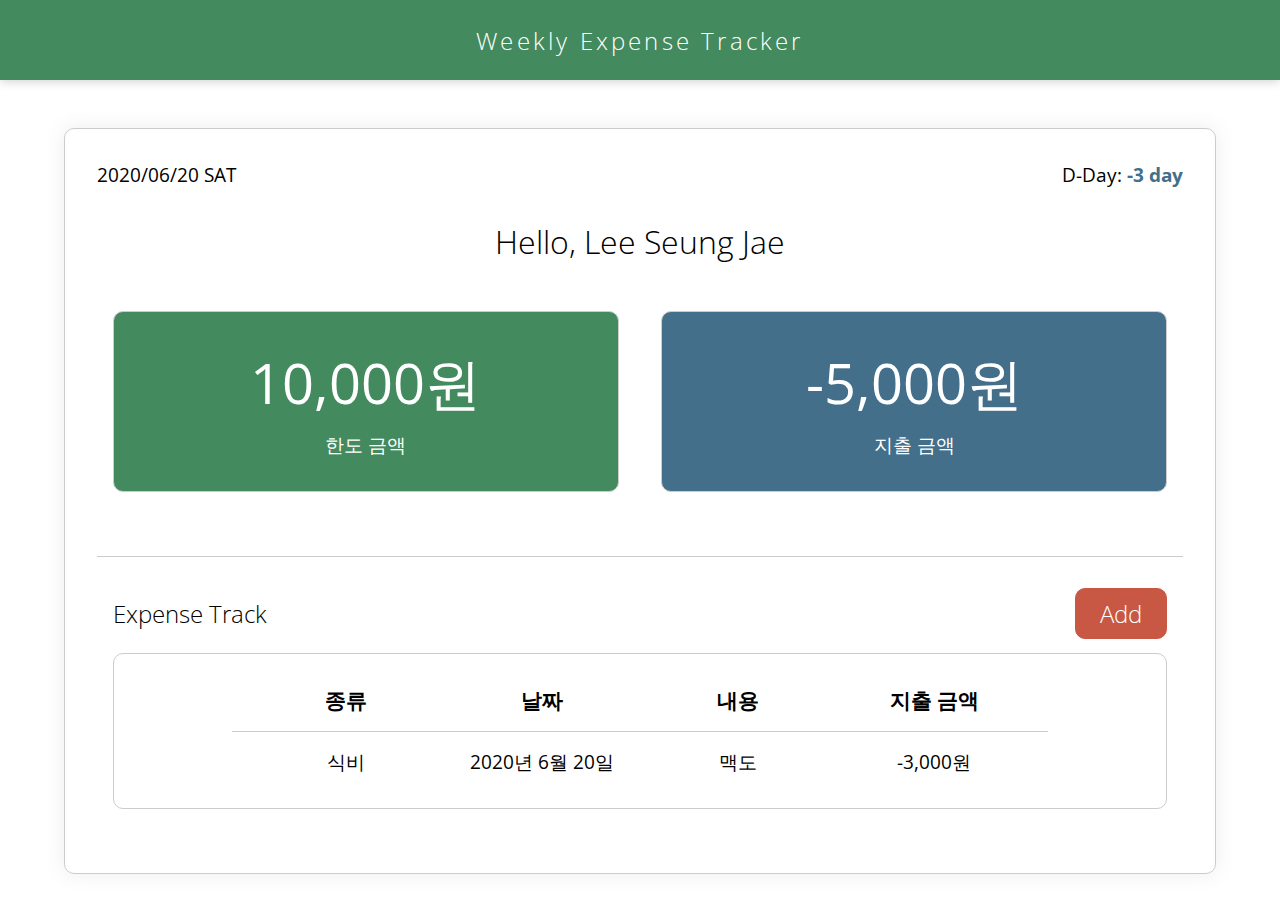
<file: App/Weekly_Expense_Tracker/index.html>
<!DOCTYPE html>
<html lang="ko">

<head>
    <meta charset="UTF-8">
    <meta name="viewport" content="width=device-width, initial-scale=1.0">
    <title>Weekly Expense Tracker</title>
    <!-- FONTS -->
    <link href="https://fonts.googleapis.com/css2?family=Open+Sans:wght@300;400;700&display=swap" rel="stylesheet">

    <!-- STYLES -->
    <link rel="stylesheet" href="assets/styles/main.css">
    <link rel="stylesheet" href="assets/styles/shared.css">
    <link rel="stylesheet" href="assets/styles/header.css">
    <link rel="stylesheet" href="assets//styles/modal.css">

    <!-- SCRIPTS -->
    <script src="assets/scripts/script.js" defer></script>
</head>

<body>
    <header class="main-header">
        <h1 class="main-header__brand"><a href="index.html">Weekly Expense Tracker</a></h1>
    </header>

    <main class="main">
        <section class="date">
            <h2 class="date__current">2020/06/20 SAT</h2>
            <h3 class="date__remain">D-Day: <span>-3 day</span></h2>
        </section>

        <section class="profile">
            <h2 class="profile__user">Hello, Lee Seung Jae</h2>
        </section>

        <section class="funds">
            <div class="funds__info funds__info--available">
                <h3 class="funds__title--available">한도 금액</h3>
                <p class="funds__money--available">10,000원</p>
            </div>
            <div class="funds__info funds__info--expense">
                <h3 class="funds__title--expense">지출 금액</h3>
                <p class="funds__money--expense">-5,000원</p>
            </div>
        </section>

        <section class="expense">
            <header class="expense-header">
                <h2 class="expense-header__title">Expense Track</h2>
                <button class="expense-header__add-btn">Add</button>
            </header>
            <div class="expense-log">
                <ul class="expense-log__list">
                    <li class="expense-log__item expense-log__item--header">
                        <div>종류</div>
                        <div>날짜</div>
                        <div>내용</div>
                        <div>지출 금액</div>
                    </li>
                    <li class="expense-log__item">
                        <div>식비</div>
                        <div>2020년 6월 20일</div>
                        <div>맥도</div>
                        <div>-3,000원</div>
                    </li>
                </ul>
            </div>
        </section>
    </main>
    <div class="backdrop"></div>
    <div class="modal">
        <h2 class="modal__title">지출 추가</h2>
        <form action="#" method="POST" class="modal__form">
            <div class="form__box">
                <label for="type">종류</label>
                <select id="type">
                    <option>식비</option>
                    <option>교육</option>
                    <option>교통</option>
                    <option>월세</option>
                    <option>잡다</option>
                </select>
            </div>
            <div class="form__box">
                <label for="content">내용</label>
                <input type="text" id="content">
            </div>
            <div class="form__box">
                <label for="amount">금액</label>
                <input type="number" id="amount">
            </div>
            <button type="submit" class="form__btn">Save</button>
        </form>
    </div>
</body>

</html>
</file>
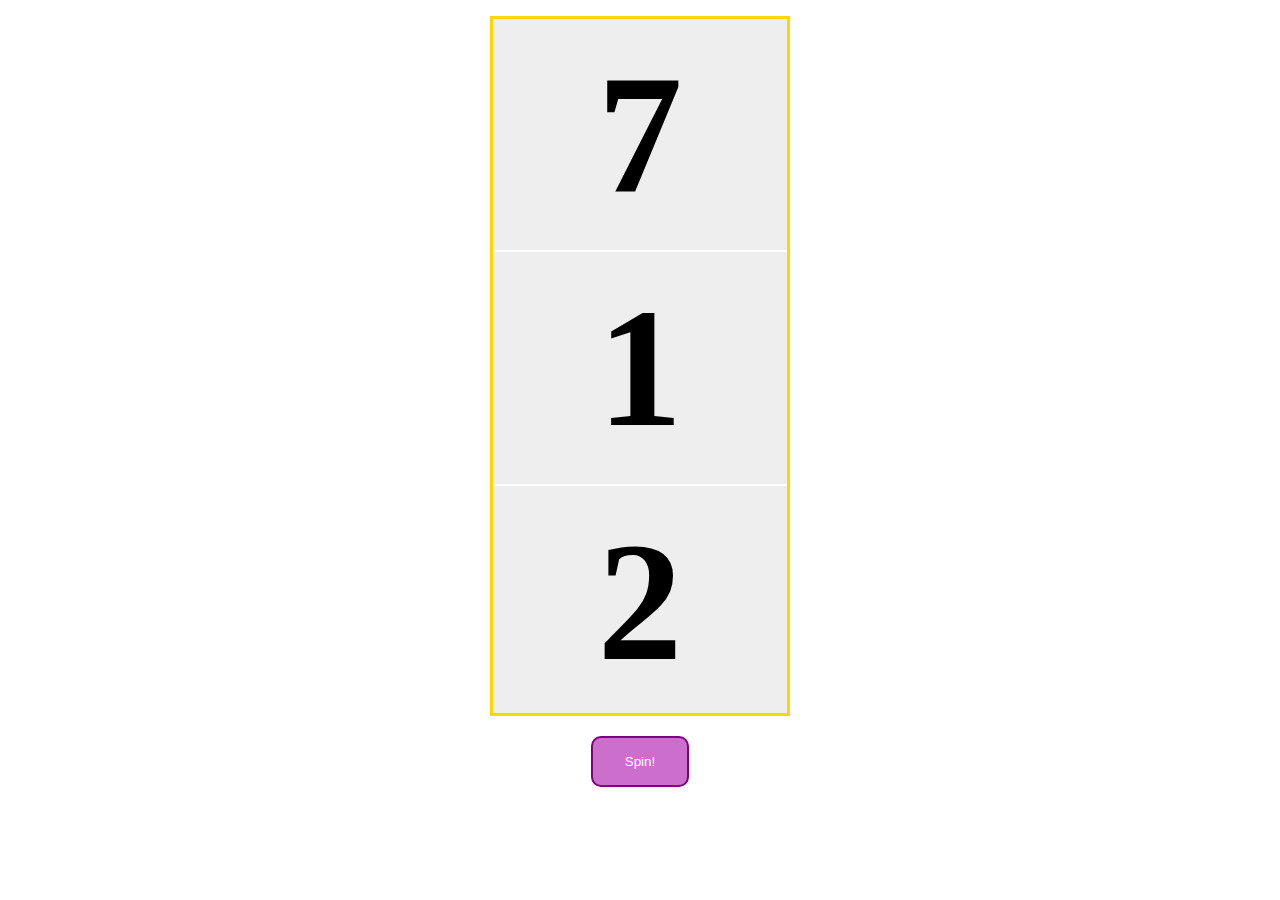
<file: Game/Slot_Machine/index.html>
<!DOCTYPE html>
<html lang="en">
<head>
    <meta charset="UTF-8">
    <meta name="viewport" content="width=device-width, initial-scale=1.0">
    <title>Slot Machine</title>
    <link rel="stylesheet" href="assets/styles/style.css">
    <script src="assets/scripts/script.js" defer></script>
</head>
<body>
    <main>
        <ul class="slots"></ul>
    </main>
    <section class="control">
        <button class="spin-btn">Spin!</button>
    </section>
</body>
</html>
</file>
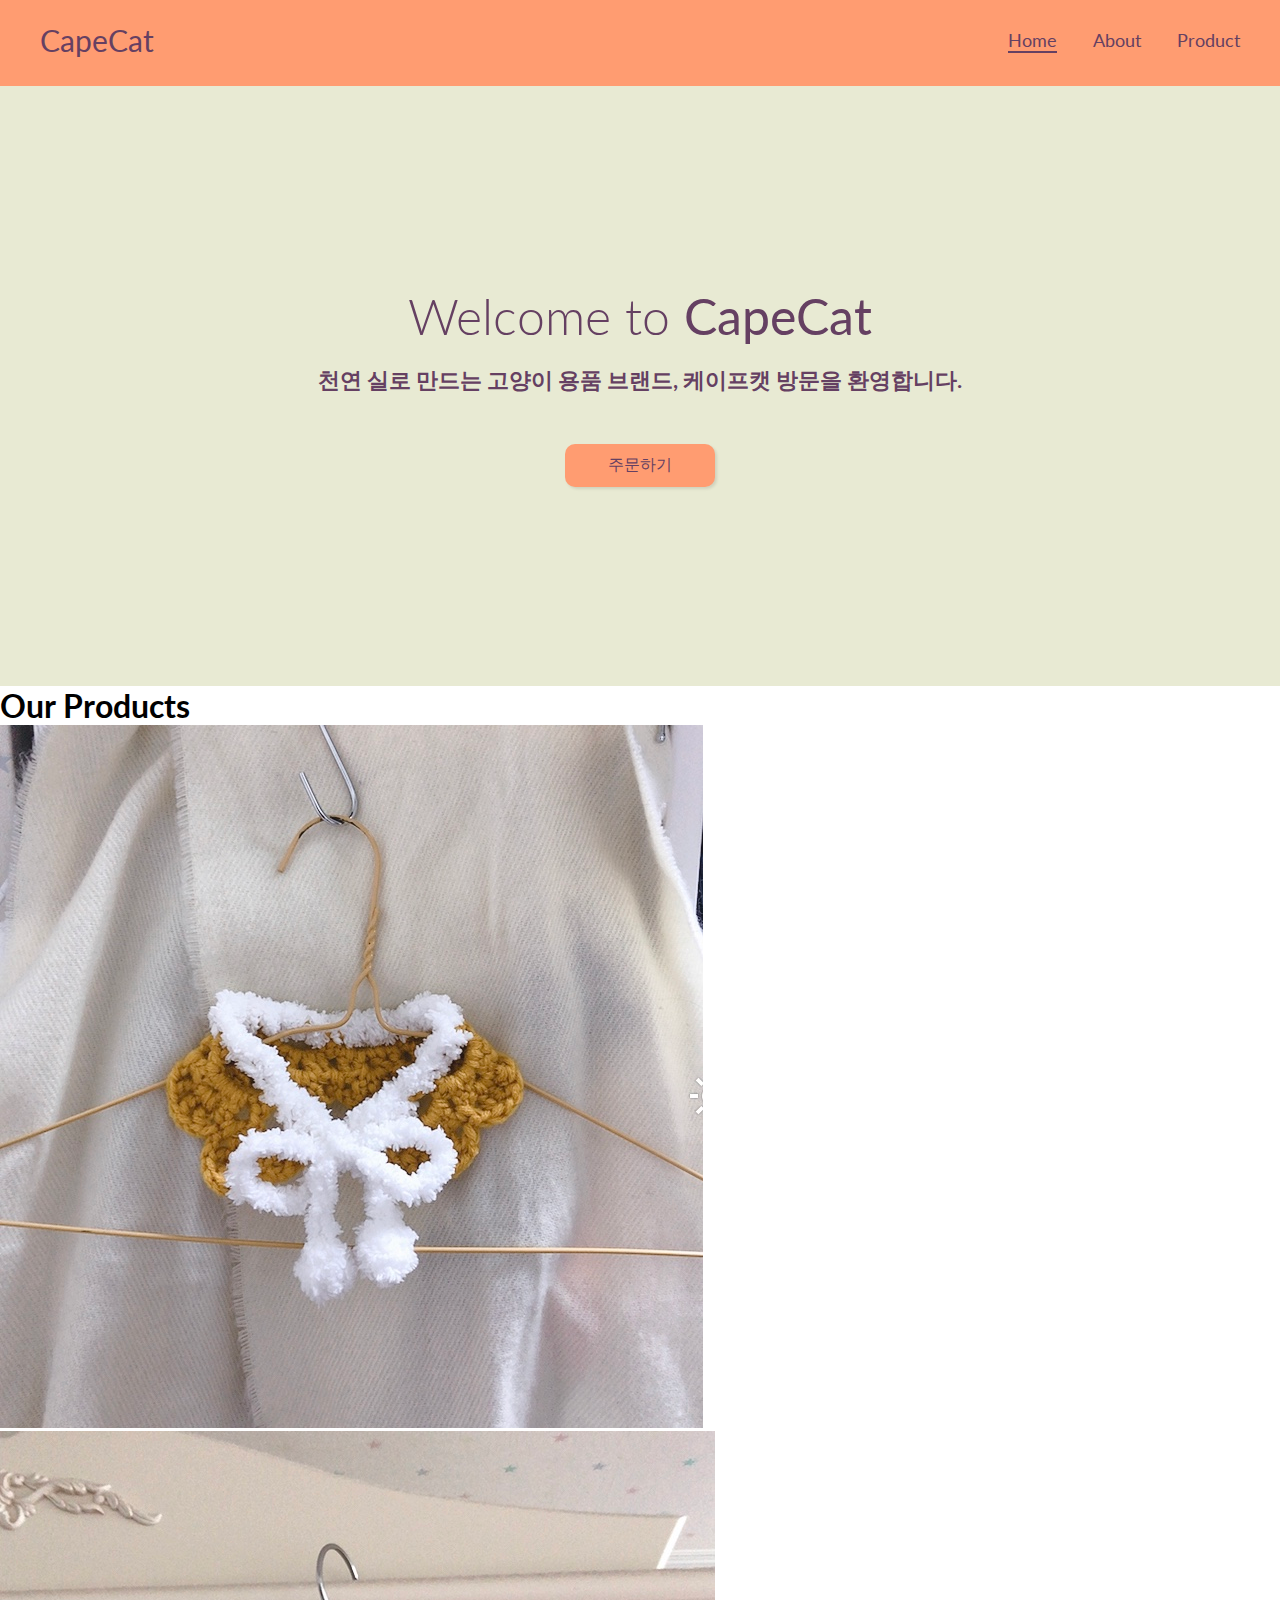
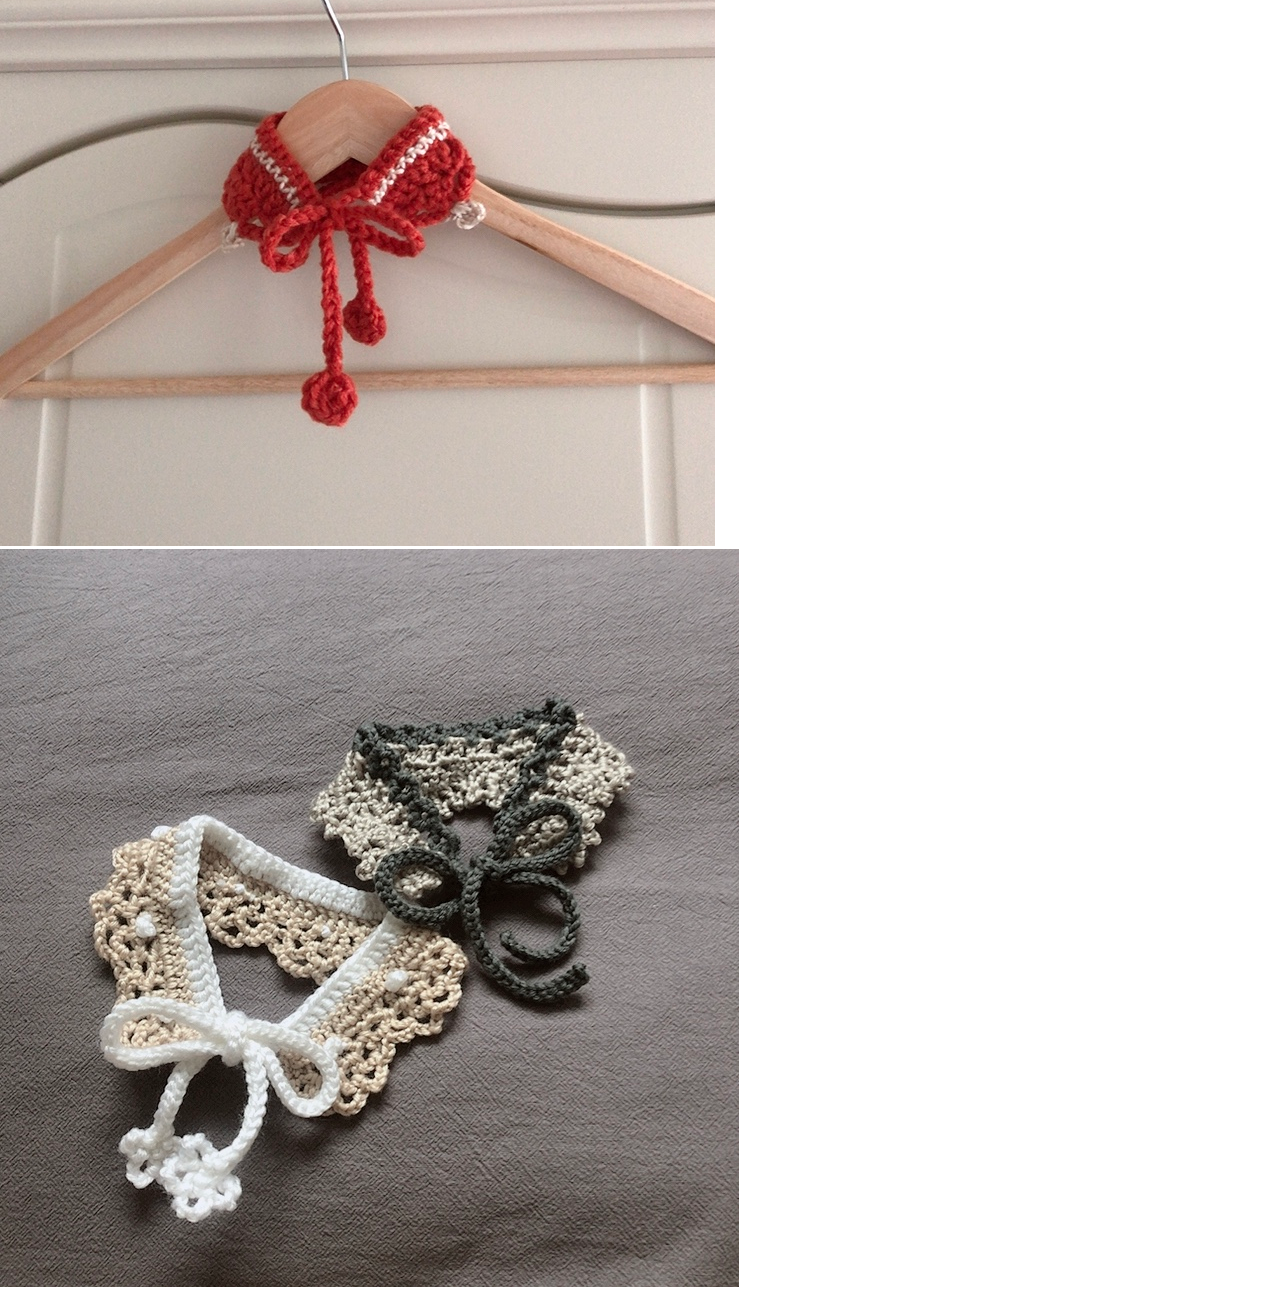
<file: Others/CapeCat/index.html>
<!DOCTYPE html>
<html lang="ko">
<head>
    <meta charset="UTF-8">
    <meta name="viewport" content="width=device-width, initial-scale=1.0">
    <title>CapeCat</title>
    <link rel="stylesheet" href="assets//style/shared.css">
    <link rel="stylesheet" href="assets/style/hero.css">
    <link rel="stylesheet" href="assets/style/main.css">

    <link href="https://fonts.googleapis.com/css2?family=Lato:wght@300;400;700&display=swap" rel="stylesheet">
</head>
<body>
    <header class="main-header clearfix">
        <div class="container">
            <div class="main-header__logo">
                <a href="index.html">CapeCat</a>
            </div>
            <nav class="main-header__nav">
                <ul class="main-header__item-list">
                    <li class="main-header__item">
                        <a href="about/index.html" class="active">Home</a>
                    </li>
                    <li class="main-header__item">
                        <a href="about/index.html">About</a>
                    </li>
                    <li class="main-header__item">
                        <a href="product/index.html">Product</a>
                    </li>
                </ul>
            </nav>
        </div>
    </header>

    <main>
        <section class="hero">
            <div class="container">
                <h1 class="hero__title">Welcome to <strong>CapeCat</strong></h1>
                <h2 class="hero__sub-title">천연 실로 만드는 고양이 용품 브랜드, 케이프캣 방문을 환영합니다.</h2>
                <div class="hero__btn">
                    <button class="btn">주문하기</button>
                </div>
            </div>
        </section>
        <section>
            <h1>Our Products</h1>
            <ul>
                <li>
                    <img src="assets/img/product01.jpg" alt="product 01">
                </li>
                <li>
                    <img src="assets/img/product02.jpg" alt="product 02">
                </li>
                <li>
                    <img src="assets/img/product03.jpg" alt="product 03">
                </li>
            </ul>
        </section>
    </main>
</body>
</html>
</file>
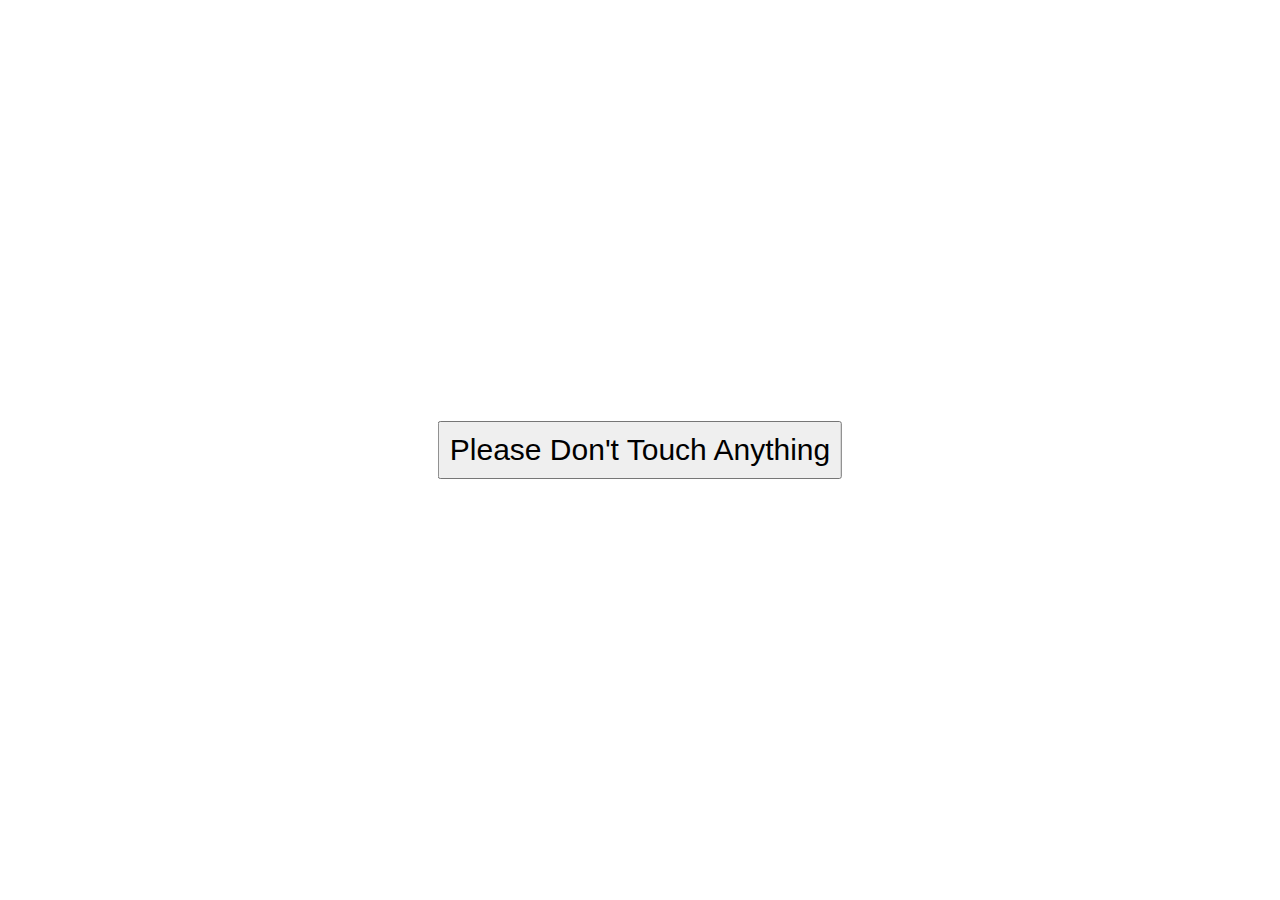
<file: Others/Please_Don't_Touch_Anything/index.html>
<!DOCTYPE html>
<html lang="ko">
<head>
    <meta charset="UTF-8">
    <meta name="viewport" content="width=device-width, initial-scale=1.0">
    <title>Please Don't Touch Anything</title>

    <!-- STYLES -->
    <link rel="stylesheet" href="assets//styles/title-scene.css">
    <link rel="stylesheet" href="assets/styles/main.css">

    <!-- SCRIPTS -->
    <script src="assets/scripts/script.js" defer></script>
</head>
<body>
    <section id="title-page">
        <button id="game-start-button">Please Don't Touch Anything</button>
    </section>

    <div id="main-page">
        <section id="screen"></section>
        <section id="control-board">
            <button id="button"></button>
            <div id="restart">
                <h2>RESTART</h2>
                <button class='restart-btn'></button>
            </div>
        </section>
    </div>
</body>
</html>
</file>
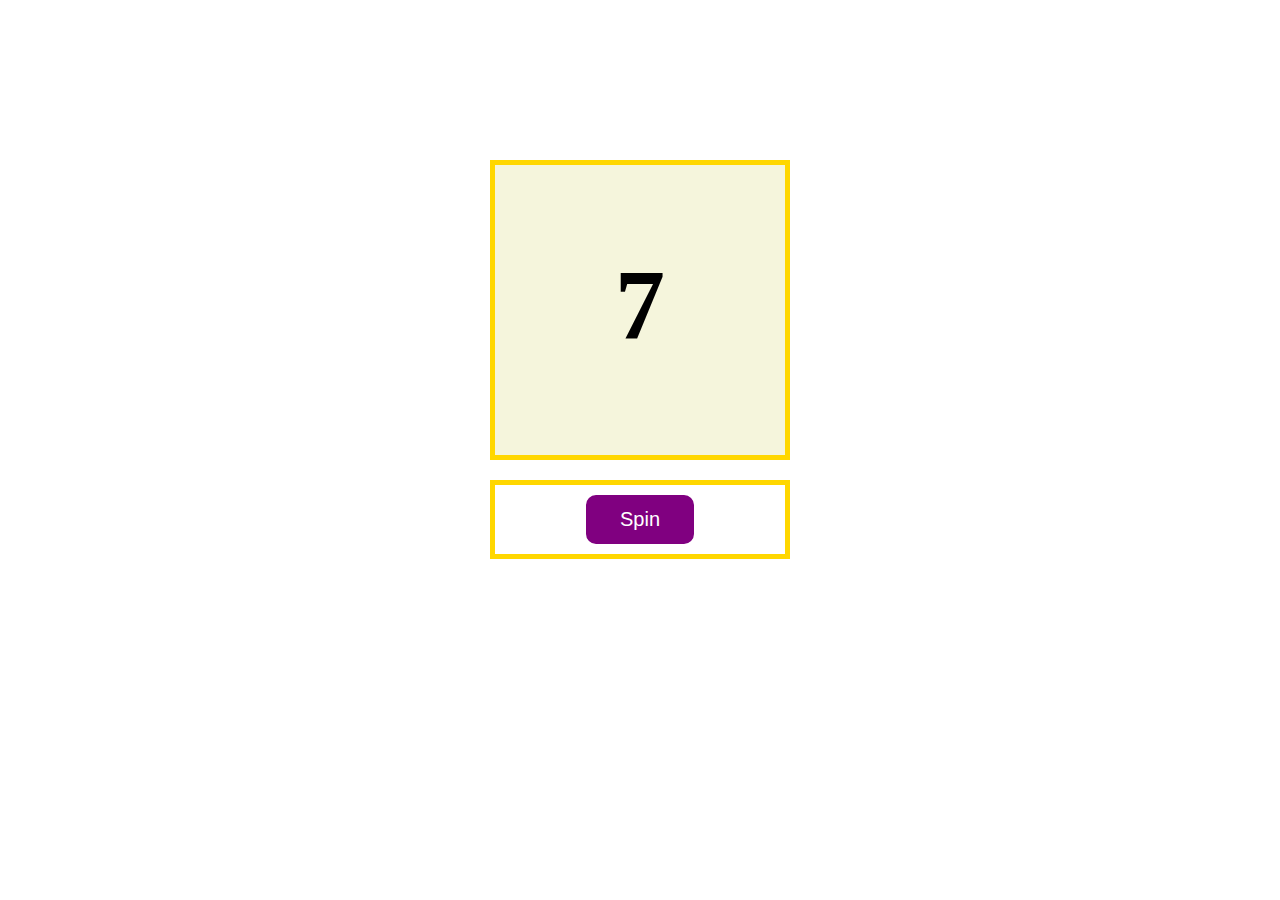
<file: Game/Slot_Machine/one_slot/index.html>
<!DOCTYPE html>
<html lang="ko">
<head>
    <meta charset="UTF-8">
    <meta name="viewport" content="width=device-width, initial-scale=1.0">
    <title>One Slot</title>
    <link rel="stylesheet" href="style.css">
    <script src="script.js" defer></script>
</head>
<body>
    <section id="slot-machine">
  
    </section>
    <section id="control-board">
        <button class="spin-btn">Spin</button>
    </section>
</body>
</html>
</file>
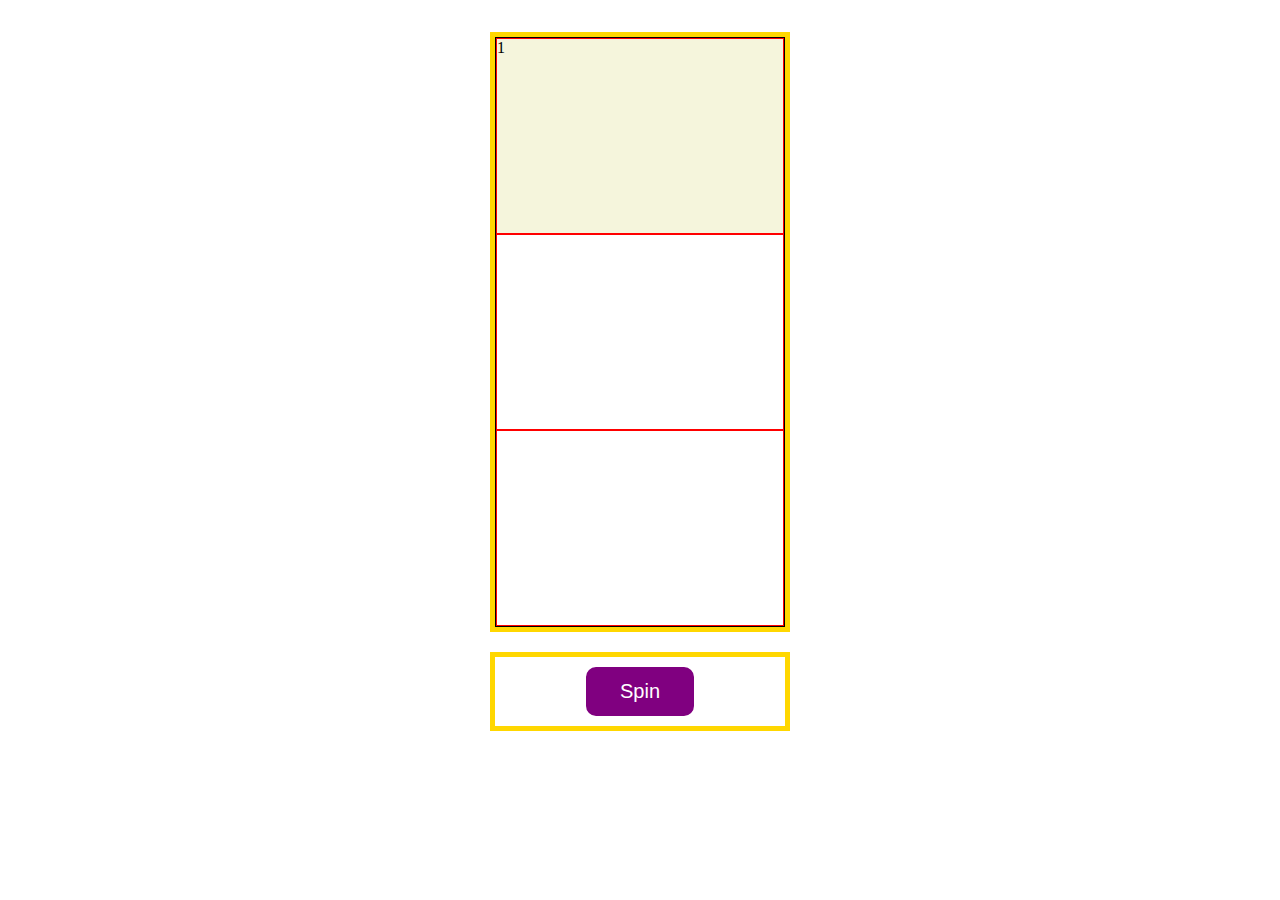
<file: Game/Slot_Machine/three_slot/index.html>
<!DOCTYPE html>
<html lang="ko">
<head>
    <meta charset="UTF-8">
    <meta name="viewport" content="width=device-width, initial-scale=1.0">
    <title>Slot Machine</title>
    <link rel="stylesheet" href="style.css">
    <script src="script.js" defer></script>
</head>
<body>
    <section id="slot-machine">
        <div class="slot-machine__row">
            <div class="slot-machine__col">
                <div class="slot">1</div>
            </div>
            <div class="slot-machine__col"></div>
            <div class="slot-machine__col"></div>
        </div>
    </section>
    <section id="control-board">
        <button class="spin-btn">Spin</button>
    </section>
</body>
</html>
</file>
<file: App/Weekly_Expense_Tracker/assets/styles/main.css>
.main {
    width: 80rem;
    max-width: 90%;
    margin: 3rem auto;
    padding: 2rem;
    border: 1px solid #ccc;
    border-radius: 10px;
    box-shadow: 0 0 20px rgba(80, 80, 80, 0.1);
}

.date {
    display: flex;
    justify-content: space-between;
    margin-bottom: 2rem;
}

.date__current,
.date__remain {
    font-size: 1.2rem;
    font-weight: 400;
}

.date__remain span {
    font-weight: 700;
    color: #436f8a;
}

.profile {
    margin-bottom: 1rem;
    text-align: center;
}

.profile__user {
    font-size: 2rem;
    font-weight: 300;
}

.funds {
    display: flex;
    justify-content: space-between;
    padding: 2rem 1rem 4rem;
}

.funds__info {
    display: flex;
    flex-direction: column-reverse;
    width: 48%;
    padding: 2rem;
    text-align: center;
    border: 1px solid #ccc;
    border-radius: 10px;
}

.funds__info--available {
    background: #438a5e;
}

.funds__info--expense {
    background: #436f8a;
}

.funds__title--available,
.funds__title--expense {
    font-weight: 400;
    margin-top: 0.5rem;
}

.funds__money--available,
.funds__money--expense {
    font-size: 3.5rem;
    font-weight: 400;
}

.funds__title--available,
.funds__money--available {
    color: #fff;
}

.funds__title--expense,
.funds__money--expense {
    color: #fff;
}

.expense {
    border-top: 1px solid #ccc;
    padding: 2rem 1rem;
}

.expense-header {
    height: 3rem;
    display: flex;
    justify-content: space-between;
    align-items: center;
    margin-bottom: 1rem;
}

.expense-header__title {
    text-align: left;
    font-size: 1.5rem;
    font-weight: 300;
}

.expense-header__add-btn {
    border-radius: 10px;
    padding: 0.5rem 1.5rem;
    font: inherit;
    font-size: 1.5rem;
    font-weight: 300;
    border: 1px solid #c85743;
    background: #c85743;
    color: #fff;
    transition: color 0.2s, background-color 0.2s;
    cursor: pointer;
}

.expense-header__add-btn:hover,
.expense-header__add-btn:active {
    background: #fff;
    color: #c85743;
}

.expense-header__add-btn:focus {
    outline: none;
}

.expense-log {
    border: 1px solid #ccc;
    border-radius: 10px;
    padding: 1rem;
}

.expense-log__item {
    margin: auto;
    width: 80%;
    display: flex;
    padding: 1rem;
    font-size: 1.2rem;
    justify-content: space-between;
}

.expense-log__item div {
    width: 25%;
    text-align: center;
}

.expense-log__item--header {
    border-bottom: 1px solid #ccc;
    font-size: 1.3rem;
    font-weight: 700;
}
</file>
<file: App/Weekly_Expense_Tracker/assets/styles/shared.css>
* {
    margin: 0;
    padding: 0;
    box-sizing: border-box;
}

body {
    font-family: 'Open Sans', sans-serif;
}

li {
    list-style: none;
}
</file>
<file: App/Weekly_Expense_Tracker/assets/styles/header.css>
.main-header {
    display: flex;
    align-items: center;
    justify-content: center;
    height: 5rem;
    background: #438a5e;
    box-shadow: 0 1px 10px rgba(0, 0, 0, 0.2);
}

.main-header__brand {
    font-weight: 300;
    font-size: 1.5rem;
    letter-spacing: 0.2rem;
}

.main-header__brand a {
    text-decoration: none;
    color: white;
}
</file>
<file: App/Weekly_Expense_Tracker/assets/styles/modal.css>
.backdrop {
    display: none;
    width: 100vw;
    height: 100vh;
    position: absolute;
    left: 0;
    top: 0;
    z-index: 5;
    background: rgba(0, 0, 0, 0.5);
}

.modal {
    display: none;
    position: fixed;
    top: 30vh;
    left: 35%;
    z-index: 10;
    width: 30%;
    max-width: 90%;
    padding: 2rem;
    background: #fff;
    border: 3px solid #438a5e;
    border-radius: 10px;
}

.modal__title {
    font-weight: 400;
    font-size: 1.5rem;
    text-align: center;
    margin-bottom: 1rem;
}

.modal__form {
    border-radius: 10px;
    padding: 1rem;
}

.form__box {
    margin: 1rem 0;
    display: flex;
    justify-content: space-around;
}

.form__box label {
    font-size: 1.2rem;
}

.form__box select {
    width: 80%;
    border-radius: 5px;
    border: 1px solid #438a5e;
    font-size: 1.2rem;
    padding: 0.5rem;
}

.form__box input {
    width: 80%;
    border-radius: 5px;
    border: 1px solid #438a5e;
    font-size: 1.2rem;
    padding: 0.5rem;
}

.form__btn {
    display: block;
    width: 100%;
    margin: 3rem auto 0;
    border-radius: 10px;
    padding: 0.5rem 1.5rem;
    font: inherit;
    font-size: 1.5rem;
    font-weight: 300;
    border: 1px solid #c85743;
    background: #c85743;
    color: #fff;
    transition: color 0.2s, background-color 0.2s;
    cursor: pointer;
}

.form__btn:hover,
.form__btn:active {
    background: #fff;
    color: #c85743;
}

/* Dynamic */

.backdrop.visible {
    display: block;
}

.modal.visible {
    display: block;
    animation: fade-slide-in 0.5s forwards ease-out;
}

@keyframes fade-slide-in {
    from {
        transform: translateY(5rem);
        opacity: 0;
    }

    to {
        transform: translateY(0);
        opacity: 1;
    }
}
</file>
<file: Game/Slot_Machine/assets/styles/style.css>
* {
    margin: 0;
    padding: 0;
    box-sizing: border-box;
}

li {
    list-style: none;
}

.slots {
    position: relative;
    overflow: hidden;
    width: 300px;
    height: 700px;
    margin: 1rem auto;
    border: 3px solid gold;
}

.slot {
    position: absolute;
    width: 100%;
    height: 33.3333%;
    background: #eee;
    font-size: 170px;
    font-weight: bold;
    text-align: center;
    line-height: calc(700px / 3);
    transition: top 0.5s;
}

/* .slot:nth-of-type(1) {top: calc(700px / 3 * 1)}
.slot:nth-of-type(2) {top: calc(700px / 3 * 1)}
.slot:nth-of-type(3) {top: calc(700px / 3 * 2)}
.slot:nth-of-type(4) {top: calc(700px / 3 * 3)}
.slot:nth-of-type(5) {top: calc(700px / 3 * 4)} */

.control {
    margin-top: 20px;
    text-align: center;
}

.spin-btn {
    padding: 1rem 2rem;
    border: 2px solid purple;
    border-radius: 10px;
    background: #cc6fcc;
    color: #fff;
    cursor: pointer;
}

.spin-btn:hover,
.spin-btn:active {
    background: purple;
}
</file>
<file: Others/CapeCat/assets/style/shared.css>
* {
    margin: 0;
    padding: 0;
    box-sizing: border-box;
}

body {
    font-family: 'Lato', sans-serif;
}

.container {
    max-width: 1200px;
    margin: 0 auto;
}

.clearfix::after {
    content: "";
    display: block;
    clear: both;
}

li {
    list-style: none;
}

a {
    text-decoration: none;
}
</file>
<file: Others/CapeCat/assets/style/hero.css>
.hero {
    padding-top: 200px;
    height: 600px;
    background: #e8ead3;
}

.hero__title {
    margin-bottom: 20px;
    text-align: center;
    font-size: 50px;
    font-weight: 300;
    color: #654062;
}

.hero__sub-title {
    text-align: center;
    color: #654062;
    font-size: 22px;
}

.hero__btn {
    margin-top: 3rem;
    text-align: center;
}

.btn {
    display: inline-block;
    width: 150px;
    border-radius: 10px;
    border: none;
    background: #ff9c71;
    color: #654062;
    cursor: pointer;
    font-size: 16px;
    padding: 0.7rem;
    box-shadow: 2px 2px 3px rgba(0, 0, 0, 0.1);
    transition: background-color 0.3s, color 0.3s;
}

.btn:hover,
.btn:active {
    background: #654062;
    color: #e8ead3;
}
</file>
<file: Others/CapeCat/assets/style/main.css>
.main-header {
    background: #ff9c71;
    /* box-shadow: 3px 5px 3px 5px rgba(0, 0, 0, 0.1); */
}

.main-header__logo {
    float: left;
    line-height: 80px;
}

.main-header__logo a {
    color: #654062;
    font-size: 30px;
    font-weight: noraml;
}

.main-header__nav {
    float: right;
}

.main-header__item-list {
    line-height: 80px;
}

.main-header__item {
    display: inline-block;
    margin-left: 2rem;
}

.main-header__item a {
    margin-bottom: 3px;
    font-size: 18px;
    color: #654062;
    transition: color 0.3s, border 0.3s;
}

.main-header__item a.active {
    border-bottom: 2px solid #654062;
}

.main-header__item a:hover,
.main-header__item a:active {
    color: #e8ead3;
}
</file>
<file: Others/Please_Don't_Touch_Anything/assets/styles/title-scene.css>
#main-page {
    width: 100vw;
    height: 100vh;
    background: #727680;   
}

#screen {
    position: absolute;
    left: 50%;
    top: 5%;
    transform: translateX(-50%);
    width: 500px;
    height: 300px;
    background: #518d5e;
    border: 1px solid #dcdedf;
}

#control-board {
    position: absolute;
    left: 50%;
    bottom: 5%;
    transform: translateX(-50%);
    width: 1000px;
    height: 500px;
    background: #bfc4cc;
    border: 1px solid #dcdedf;
}

#button {
    position: absolute;
    left: 50%;
    top: 50%;
    transform: translate(-50%, -50%);
    width: 100px;
    height: 100px;
    border: 2px solid #333;
    border-radius: 50%;
    background: #df3731;
    box-shadow: 5px 5px 5px 1px rgba(0, 0, 0, 0.1);
    outline: none;
    cursor: pointer;
}

#button:hover {
    background: #e4504b;
}

#button:active {
    background: #a3231f;
    box-shadow: none;
}

#restart {
    cursor: pointer;
    position: absolute;
    left: 50%;
    bottom: -30px;
    transform: translate(-50%);
    width: 100px;
    height: 100px;
    text-align: center;
}

#restart h2 {
    color: #a3231f;
}

#restart:hover .restart-btn {
    background: #e4504b;
}

#restart:active .restart-btn {
    background: #a3231f;
}

.restart-btn {
    cursor: pointer;
    width: 100%;
    height: 20%;
    border: 2px solid #333;
    background: #df3731;
    box-shadow: 5px 5px 5px 1px rgba(0, 0, 0, 0.1);
    outline: none;
}
</file>
<file: Others/Please_Don't_Touch_Anything/assets/styles/main.css>
* {
    margin: 0;
    padding: 0; 
    box-sizing: border-box;
}

#title-page {
    visibility: visible;
    z-index: 10;
    position: absolute;
    width: 100vw;
    height: 100vh;
    background-color: #fff;
    transition: opacity 0.3s ease-out;
    opacity: 1;
}

#title-page.remove {
    visibility: hidden;
    opacity: 0;
}

#game-start-button {
    position: absolute;
    left: 50%;
    top: 50%;
    transform: translate(-50%, -50%);
    font-size: 30px;
    padding: 10px;
}
</file>
<file: Game/Slot_Machine/one_slot/style.css>
* {
    margin: 0;
    padding: 0;
    box-sizing: border-box;
}

.slot {
    position: absolute;
    background: beige;
    width: 100%;
    height: 100%;
    transition: top 0.3s;
}

.slot h1 {
    font-size: 100px;
    text-align: center;
    line-height: 280px;
}

#slot-machine {
    position: relative;
    overflow: hidden;
    margin: 10rem auto 1rem;
    width: 300px;
    height: 300px;
    border: 5px solid gold;
}

#control-board {
    text-align: center;
    padding: 10px;
    margin: 0 auto;
    margin-top: 20px;
    width: 300px;
    border: 5px solid gold;
}

.spin-btn {
    padding: 0.7rem 2rem;
    font-size: 20px;
    border: 2px solid purple;
    border-radius: 10px;
    background: purple;
    cursor: pointer;
    color: white;
}

.spin-btn:hover,
.spin-btn:active {
    background: white;
    color: purple;
}

.spin-btn:focus {
    outline: none;
}
</file>
<file: Game/Slot_Machine/three_slot/style.css>
* {
    margin: 0;
    padding: 0;
    box-sizing: border-box;
}

.slot-machine__row {
    height: 100%;
    width: 300px;
    border: 1px solid black;
}

.slot-machine__col {
    position: relative;
    height: 33.3333%;
    border: 1px solid red;
}

.slot {
    position: absolute;
    width: 100%;
    height: 100%;
    background: beige;
}

#slot-machine {
    display: flex;
    overflow: hidden;
    margin: 2rem auto 1rem;
    width: 300px;
    height: 600px;
    border: 5px solid gold;
}

#control-board {
    text-align: center;
    padding: 10px;
    margin: 0 auto;
    margin-top: 20px;
    width: 300px;
    border: 5px solid gold;
}

.spin-btn {
    padding: 0.7rem 2rem;
    font-size: 20px;
    border: 2px solid purple;
    border-radius: 10px;
    background: purple;
    cursor: pointer;
    color: white;
}

.spin-btn:hover,
.spin-btn:active {
    background: white;
    color: purple;
}

.spin-btn:focus {
    outline: none;
}
</file>
